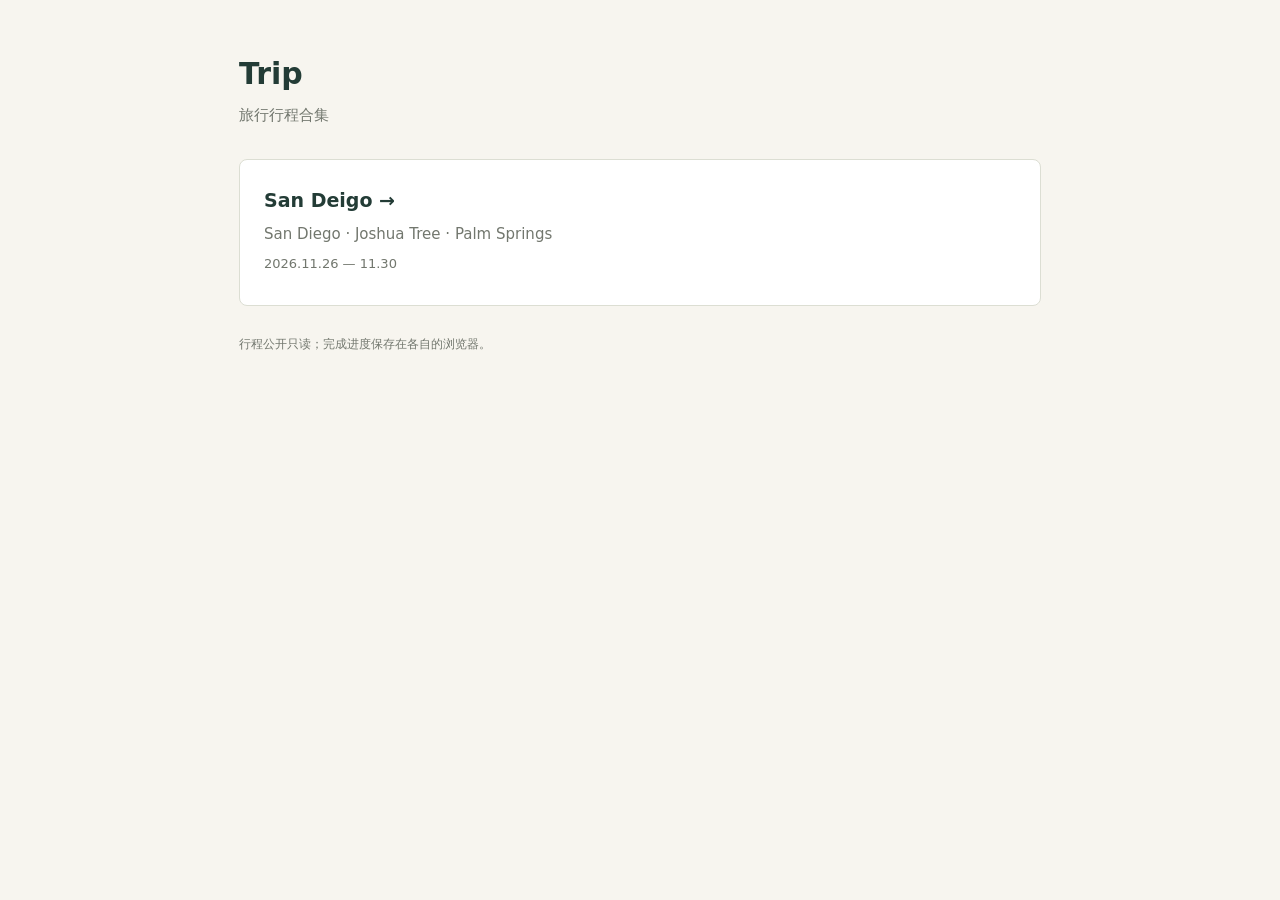
<file: index.html>
<!doctype html><html lang="zh-CN"><head><meta charset="utf-8"><meta name="viewport" content="width=device-width,initial-scale=1"><title>Trip · 旅行行程</title><link rel="stylesheet" href="./styles.css"><script src="./app.js?v=20261114-flat" defer></script></head><body><main><h1>Trip</h1><p class="intro">旅行行程合集</p><div id="trips" aria-label="所有行程"><p>正在加载…</p></div><p class="note">行程公开只读；完成进度保存在各自的浏览器。</p></main></body></html>
</file>
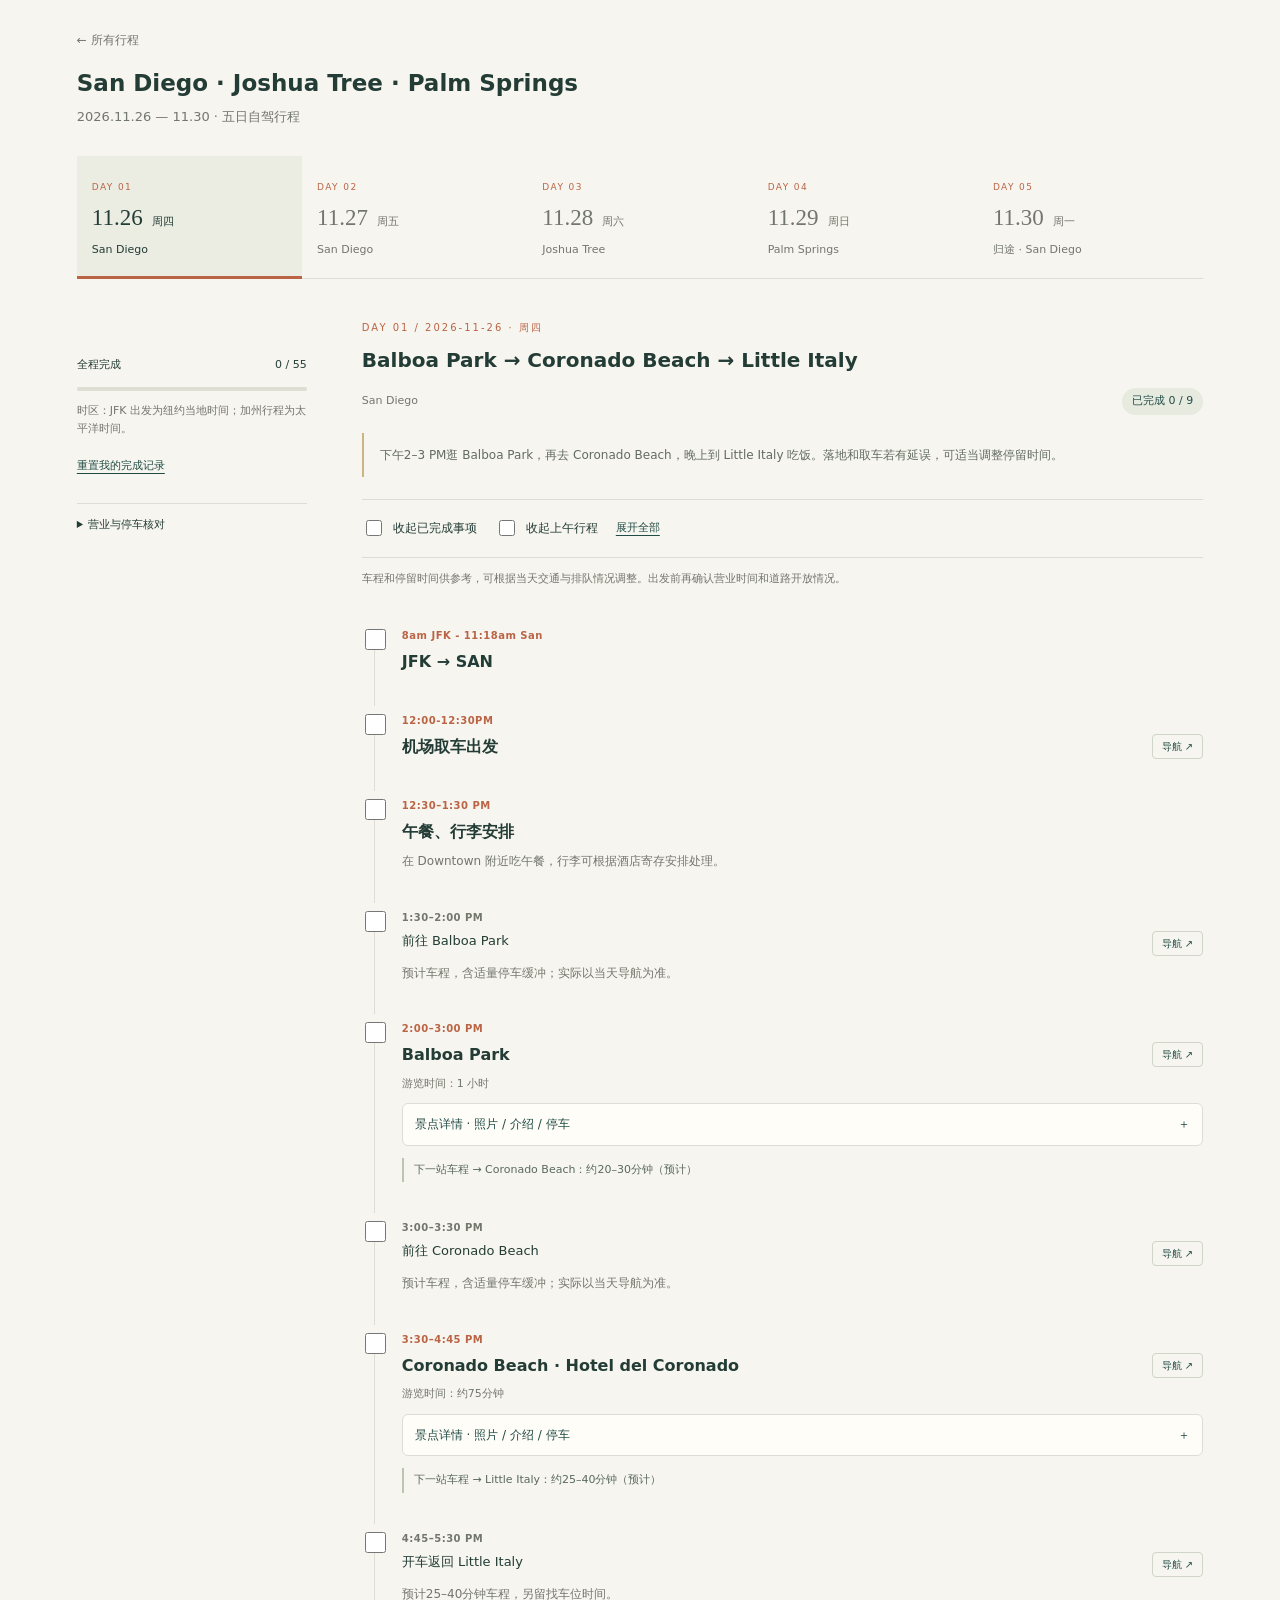
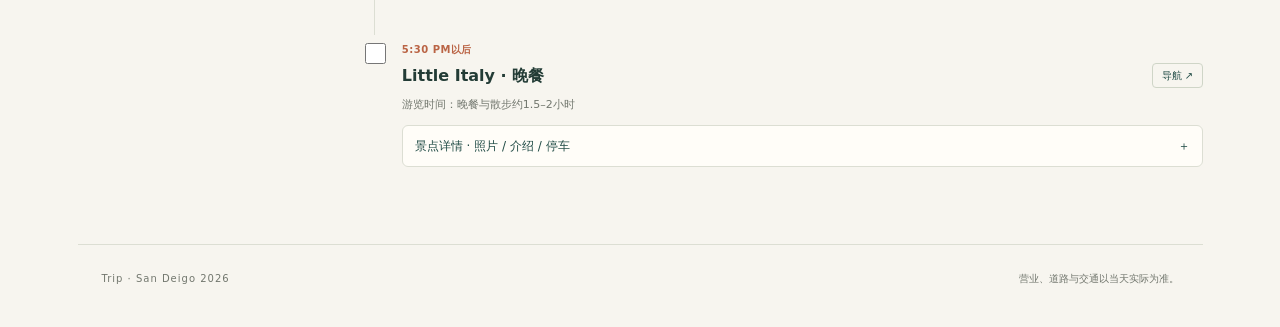
<file: trips/san-deigo/index.html>
<!doctype html>
<html lang="zh-CN"><head><meta charset="utf-8"><meta name="viewport" content="width=device-width, initial-scale=1"><meta name="theme-color" content="#214c46"><meta name="description" content="2026 San Deigo 五日行程：San Diego、Joshua Tree 与 Palm Springs。每日时间线、导航与个人进度。"><title>San Deigo | Trip</title><link rel="stylesheet" href="./styles.css?v=20261114-details"><script src="./app.js?v=20261114-details" defer></script></head>
<body><header class="simple-header"><a href="../../">← 所有行程</a><h1>San Diego · Joshua Tree · Palm Springs</h1><p>2026.11.26 — 11.30 · 五日自驾行程</p></header>
<main><nav id="tabs" class="tabs" role="tablist" aria-label="选择旅行日期"></nav><div class="layout"><aside><div class="total"><span>全程完成</span><strong id="total-count">0 / 55</strong></div><progress id="total-progress" max="55" value="0" aria-label="全程完成进度"></progress><p class="timezone">时区：JFK 出发为纽约当地时间；加州行程为太平洋时间。</p><button id="reset" class="text-button">重置我的完成记录</button><p id="storage-status" role="status" class="storage"></p><details class="verification"><summary>营业与停车核对</summary><div id="verification-list"></div></details></aside><section id="day-panel" role="tabpanel" tabindex="0"><div id="day-heading"></div><div class="toolbar"><label class="switch"><input type="checkbox" id="hide-done">收起已完成事项</label><label class="switch"><input type="checkbox" id="hide-morning">收起上午行程</label><button id="expand-all" class="text-button">展开全部</button></div><p id="planning-note" class="planning-note"></p><div id="timeline"><p role="status">正在加载旅行手记…</p></div></section></div></main><footer><span>Trip · San Deigo 2026</span><span>营业、道路与交通以当天实际为准。</span></footer><noscript>请启用 JavaScript 以查看每日行程并保存个人进度。</noscript></body></html>
</file>
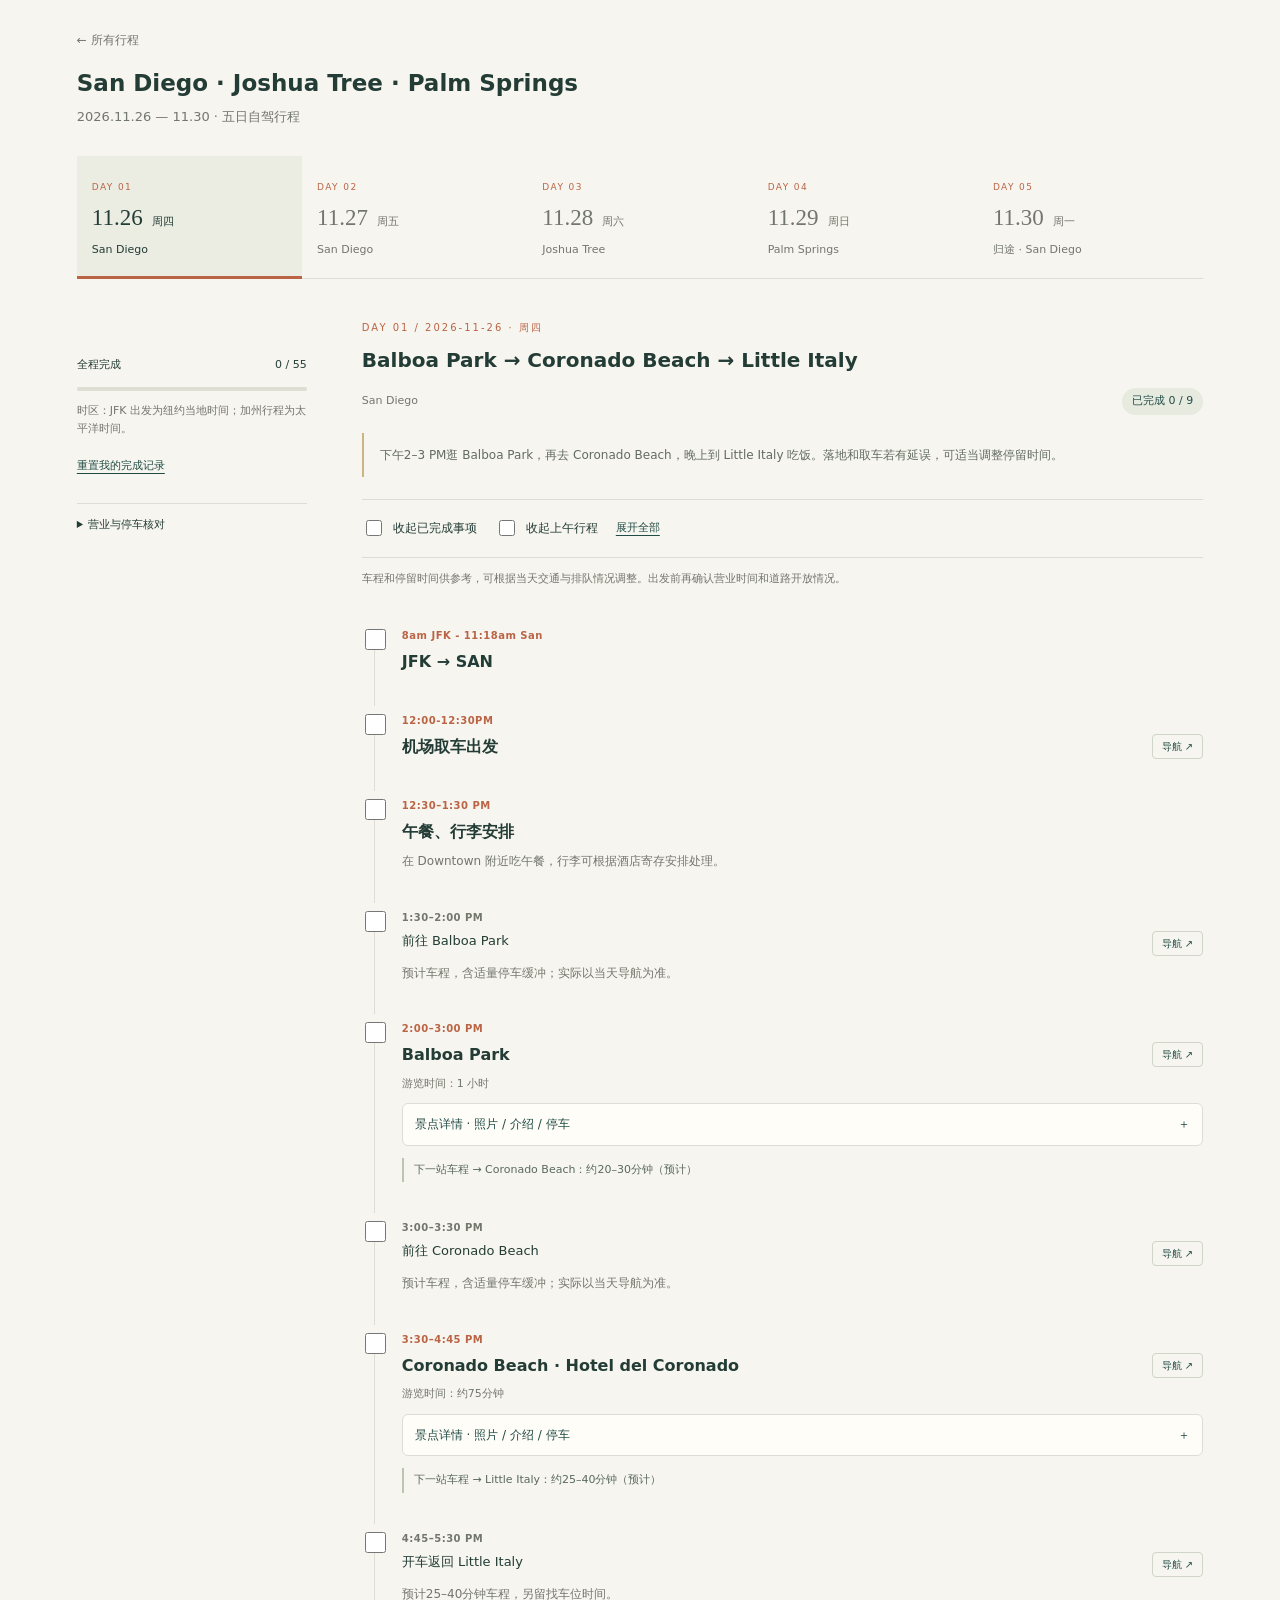
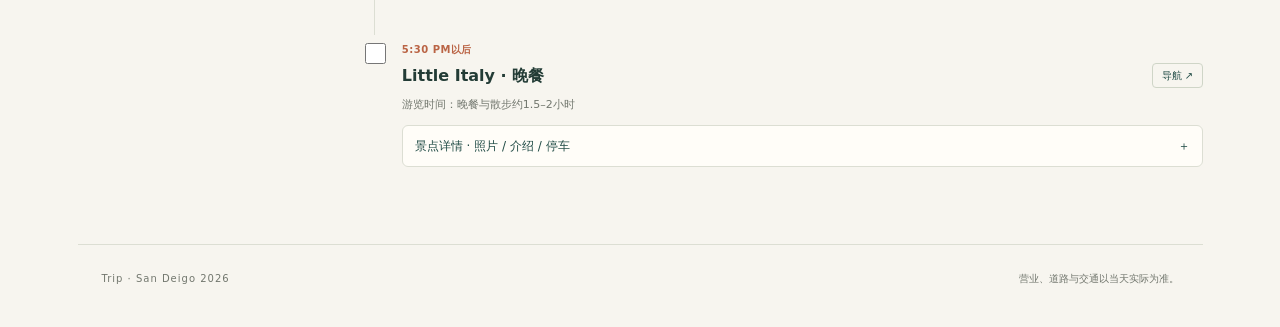
<file: trips/southern-california-2026/index.html>
<!doctype html><html lang="zh-CN"><head><meta charset="utf-8"><meta name="viewport" content="width=device-width,initial-scale=1"><title>前往 San Deigo 行程</title><script>location.replace('../san-deigo/'+location.search+location.hash);</script><meta http-equiv="refresh" content="0;url=../san-deigo/"></head><body><a href="../san-deigo/">打开 San Deigo 行程</a></body></html>
</file>
<file: styles.css>
*{box-sizing:border-box}body{margin:0;background:#f7f5ef;color:#233c36;font:15px/1.7 system-ui,-apple-system,"PingFang SC",sans-serif}main{max-width:850px;margin:auto;padding:48px 24px}h1{font-size:30px;margin:0}h2{font-size:19px;margin:0 0 6px}.intro{color:#72776e;margin:4px 0 30px}.trip{display:block;padding:24px;background:white;border:1px solid #dcded3;border-radius:8px;margin-bottom:16px;text-decoration:none;color:inherit}.trip:hover{border-color:#214c46}.trip:focus-visible{outline:3px solid #ba6445;outline-offset:3px}.trip p{margin:6px 0;color:#72776e}.date{font-size:13px}.note{font-size:12px;color:#72776e;margin-top:28px}
</file>
<file: trips/san-deigo/styles.css>
:root{--paper:#f7f5ef;--ink:#233c36;--muted:#72776e;--line:#dcded3;--orange:#ba6445;--green:#214c46}*{box-sizing:border-box}body{margin:0;background:var(--paper);color:var(--ink);font-family:system-ui,-apple-system,"PingFang SC","Microsoft YaHei",sans-serif;font-size:14px;line-height:1.7}button,a,input,summary{-webkit-tap-highlight-color:transparent}button,input,summary{cursor:pointer}button{font:inherit}a{color:inherit}button:focus-visible,a:focus-visible,input:focus-visible,summary:focus-visible,[tabindex]:focus-visible{outline:3px solid #cd8158;outline-offset:4px}.simple-header{max-width:1280px;margin:0 auto;padding:28px 6vw 8px}.simple-header>a{font-size:12px;color:var(--muted);text-decoration:none}.simple-header h1{font-size:23px;font-weight:600;line-height:1.5;margin:14px 0 6px}.simple-header p{margin:0;color:var(--muted);font-size:13px}.eyebrow{font-size:10px;letter-spacing:1px}main{max-width:1280px;margin:auto;padding:0 6vw}.tabs{display:grid;grid-template-columns:repeat(5,1fr);gap:0;border-bottom:1px solid var(--line);padding-top:20px;margin-bottom:40px}.tab{position:relative;border:0;background:none;text-align:left;padding:18px 15px;color:var(--muted)}.tab[aria-selected="true"]{color:var(--ink);background:#ebece2}.tab[aria-selected="true"]:after{content:"";position:absolute;bottom:-1px;left:0;right:0;height:3px;background:var(--orange)}.tab .date{display:block;font-size:23px;font-family:Georgia,serif}.tab .date small{font:11px system-ui;margin-left:9px}.tab .place{display:block;font-size:11px;margin-top:4px}.tab .day-number{font-size:9px;letter-spacing:1.4px;color:var(--orange)}.layout{display:grid;grid-template-columns:230px minmax(0,1fr);gap:55px}aside{padding-top:9px}.dark{color:var(--orange)}aside h2{font-family:"Noto Serif SC",serif;font-size:21px;font-weight:500}.muted,.timezone{color:var(--muted);font-size:12px}.total{display:flex;justify-content:space-between;margin-top:28px;font-size:11px}.total strong{font-weight:500}progress{appearance:none;width:100%;height:4px;border:none;border-radius:4px;background:#dedfd2;display:block;margin-top:12px}progress::-webkit-progress-bar{background:#dedfd2;border-radius:4px}progress::-webkit-progress-value{background:var(--orange);border-radius:4px}progress::-moz-progress-bar{background:var(--orange)}.legend{display:grid;gap:11px;font-size:11px;color:var(--muted);border-block:1px solid var(--line);padding:24px 0;margin:30px 0 22px}.timezone{font-size:11px}.text-button{border:0;background:none;padding:7px 0;color:var(--green);font-size:11px;text-decoration:underline;text-underline-offset:4px}.storage{color:var(--orange);font-size:11px}.day-kicker{font-size:10px;letter-spacing:2px;color:var(--orange);margin:0 0 8px}.day-title{font-family:"Noto Serif SC",serif;font-size:30px;font-weight:500;margin:0 0 9px;line-height:1.5}.day-meta{display:flex;gap:15px;align-items:center;justify-content:space-between;margin-bottom:18px;color:var(--muted);font-size:11px}.badge{white-space:nowrap;padding:4px 10px;background:#e6eadf;border-radius:20px;color:var(--green)}.intro{border-left:2px solid #cdb483;padding:7px 16px;margin:12px 0 22px;color:#626c61;font-size:12px}.intro p{margin:5px 0}.toolbar{display:flex;align-items:center;gap:18px;flex-wrap:wrap;border-block:1px solid var(--line);padding:12px 0}.switch{font-size:12px;display:flex;align-items:center;gap:8px;cursor:pointer}.switch input{accent-color:var(--green);width:16px;height:16px}.group-hint{font-size:10px;color:var(--muted);margin:10px 0 25px}.period{margin-bottom:22px}.period>summary,.done-group>summary{list-style:none;display:flex;justify-content:space-between;align-items:center;gap:12px;font-size:12px;font-weight:600;padding:12px 0;border-bottom:1px solid var(--line)}summary::-webkit-details-marker{display:none}.period>summary:after,.done-group>summary:after{content:"+";font-size:20px;font-weight:300}.period[open]>summary:after,.done-group[open]>summary:after{content:"−"}.period>summary .period-info{font-size:10px;color:var(--muted);margin-left:auto;font-weight:400}.entries{padding-top:12px}.entry{display:grid;grid-template-columns:27px minmax(0,1fr);gap:13px;position:relative;padding:15px 0 22px}.entry:before{content:"";position:absolute;left:12px;top:38px;bottom:-9px;width:1px;background:var(--line)}.entry:last-child:before{display:none}.check{position:relative;z-index:1;padding-top:2px;display:flex;justify-content:center}.check input{width:21px;height:21px;margin:0;accent-color:var(--green)}.entry-time{font-size:10px;letter-spacing:.5px;color:var(--orange);font-weight:650;margin-bottom:5px}.entry-header{display:flex;justify-content:space-between;align-items:start;gap:14px}.entry h3{font-size:16px;font-weight:600;margin:0;line-height:1.6;overflow-wrap:anywhere}.map{font-size:10px;color:var(--green);white-space:nowrap;text-decoration:none;border:1px solid #cfd5c7;padding:3px 9px;border-radius:4px}.map:hover{background:#e4e8da}.notes p{color:#72776e;font-size:12px;margin:7px 0 0;white-space:pre-wrap}.done h3{color:#82877e;text-decoration:line-through;text-decoration-color:#aeb5a7}.done .entry-time{color:#8a9184}.done-group{background:#eceee5;border-radius:6px;margin:12px 0;padding:0 14px}.done-group>summary{border:0;font-size:11px;color:#68765e}.empty{font-size:12px;color:var(--muted);padding:18px 0}footer{max-width:1125px;margin:55px auto 0;border-top:1px solid var(--line);padding:25px 24px 40px;display:flex;justify-content:space-between;font-size:10px;letter-spacing:1px;color:var(--muted)}footer span:last-child{text-align:right;letter-spacing:0}
@media(min-width:1450px){main{padding:0 50px}}@media(max-width:850px){.layout{grid-template-columns:1fr;gap:25px}aside{display:none}.hero-body{padding:35px 0}.trip-stamp{min-width:150px;padding-left:25px}.trip-stamp strong{font-size:75px}.tabs{margin-bottom:28px}.day-title{font-size:26px}}@media(max-width:520px){.hero{padding:20px 22px 0}.edition{font-size:8px;letter-spacing:1px}.wordmark{font-size:13px}.wordmark span{display:none}.hero-body{padding:30px 0}.trip-stamp{display:none}h1{font-size:33px}.subtitle{font-size:10px}.subtitle span{padding:0 3px}.hero-foot{font-size:9px}.hero-foot span:last-child{max-width:130px;text-align:right}main{padding:0 18px}.tabs{padding-top:12px}.tab{padding:12px 6px}.tab .date{font-size:19px}.tab .date small{display:block;font-size:10px;margin:3px 0 0}.tab .place{display:none}.tab .day-number{font-size:8px}.day-title{font-size:25px}.day-meta{align-items:start;gap:8px}.toolbar{gap:9px 17px}.entry{gap:10px}.entry-header{flex-wrap:wrap;gap:8px}.entry h3{font-size:15px}.notes p{font-size:12px}.map{font-size:10px}.period>summary{font-size:12px}footer{margin-top:28px;font-size:9px}}
@media(prefers-reduced-motion:no-preference){button,a{transition:background .16s,color .16s}}
@media(max-width:850px){aside{display:block;order:2;border-top:1px solid var(--line);padding-top:24px}aside .legend,aside>.eyebrow,aside>h2{display:none}.total{margin-top:16px}aside .timezone{max-width:450px}}
.day-route{font-size:12px;color:var(--green);margin:0 0 12px}

@media(max-width:520px){.simple-header{padding:20px 18px 4px}.simple-header h1{font-size:20px}}

.day-title{font-family:inherit;font-size:20px;font-weight:600;line-height:1.6;margin:0 0 12px}
@media(max-width:520px){.day-title{font-size:18px}}

/* Expandable destination details, retaining the existing timeline layout. */
.entry-body{min-width:0}.visit-duration{font-size:11px;color:var(--muted);margin:7px 0}.sight-details{margin-top:10px;border:1px solid var(--line);border-radius:6px;background:#fffdf8}.sight-details>summary{padding:10px 12px;font-size:12px;color:var(--green);list-style:none}.sight-details>summary:after{content:'＋';float:right}.sight-details[open]>summary:after{content:'−'}.detail-content{padding:0 14px 16px}.sight-photo{margin:4px 0 14px}.sight-photo img{display:block;width:100%;height:auto;max-height:400px;object-fit:contain;background:#edece6;border-radius:4px}.sight-photo figcaption{font-size:10px;line-height:1.5;color:var(--muted);margin-top:5px;overflow-wrap:anywhere}.description{font-size:13px;line-height:1.9}.address,.detail-note{font-size:12px;color:#59665c;line-height:1.8}.parking-list{border-top:1px solid var(--line);margin-top:14px;padding-top:10px}.parking-list h4{margin:0 0 8px;font-size:12px}.parking-option{padding:9px 0;font-size:12px}.parking-option p{margin:5px 0 9px;color:var(--muted)}.sources{display:flex;flex-wrap:wrap;gap:4px 10px;font-size:10px;border-top:1px solid var(--line);padding-top:12px;margin-top:14px}.source-link{color:var(--green);text-underline-offset:3px}.next-stop{font-size:11px;color:#586a5b;border-left:2px solid #bac5b0;padding:3px 0 3px 10px;margin:12px 0 0}.transfer h3{font-size:13px;font-weight:500}.transfer .entry-time{color:var(--muted)}.planning-note{font-size:11px;line-height:1.7;color:var(--muted);margin:12px 0}.morning-group{background:#eceee5;border-radius:6px;margin:14px 0;padding:0 14px}.morning-group>summary{list-style:none;padding:12px 0;font-size:12px;color:var(--green)}.morning-group>summary:after{content:'＋';float:right}.morning-group[open]>summary:after{content:'−'}.verification{border-top:1px solid var(--line);padding-top:12px;margin-top:20px;font-size:11px}.verification>summary{cursor:pointer}.verification p{font-size:11px;line-height:1.8}.check-status{color:var(--muted)}.photo-fallback{font-size:12px;color:var(--muted)}
@media(max-width:520px){.detail-content{padding:0 10px 12px}.sight-details>summary{font-size:11px}.day-title{overflow-wrap:anywhere}.source-link{overflow-wrap:anywhere}.sight-photo img{max-height:280px}}
</file>
